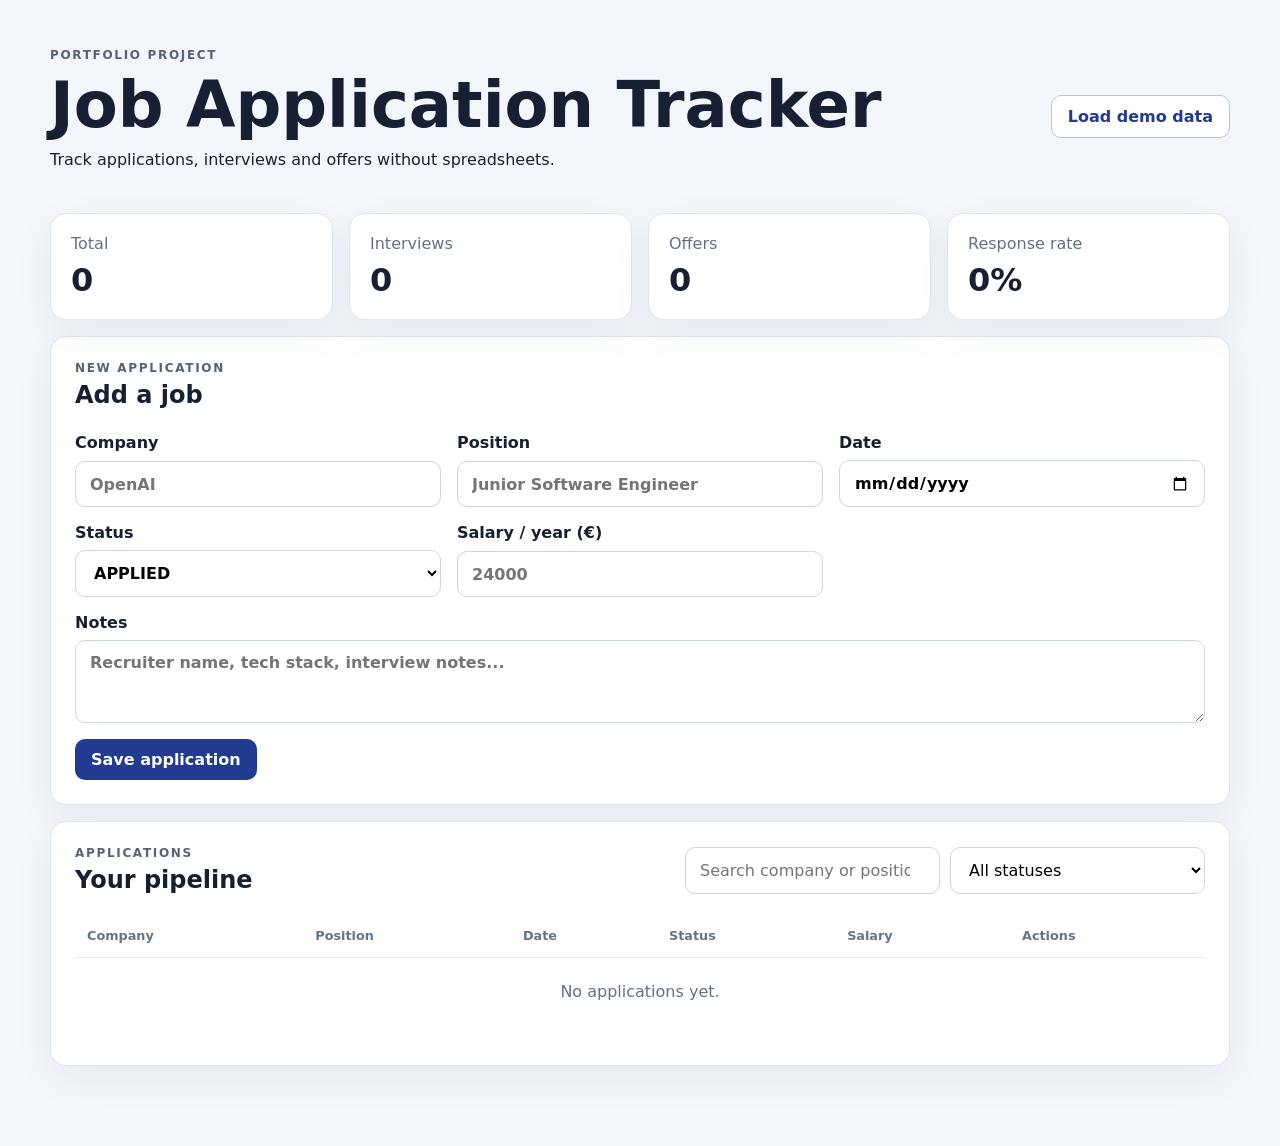
<file: web-local/index.html>
<!DOCTYPE html>
<html lang="en">
<head>
  <meta charset="UTF-8">
  <meta name="viewport" content="width=device-width, initial-scale=1.0">
  <title>Job Application Tracker</title>
  <link rel="stylesheet" href="styles.css">
</head>
<body>
  <main class="container">
    <header class="hero">
      <div>
        <p class="eyebrow">PORTFOLIO PROJECT</p>
        <h1>Job Application Tracker</h1>
        <p>Track applications, interviews and offers without spreadsheets.</p>
      </div>
      <button id="seedButton" class="secondary-button" type="button">Load demo data</button>
    </header>

    <section class="stats-grid" aria-label="Application statistics">
      <article class="stat-card"><span>Total</span><strong id="totalStat">0</strong></article>
      <article class="stat-card"><span>Interviews</span><strong id="interviewStat">0</strong></article>
      <article class="stat-card"><span>Offers</span><strong id="offerStat">0</strong></article>
      <article class="stat-card"><span>Response rate</span><strong id="responseRateStat">0%</strong></article>
    </section>

    <section class="panel">
      <div class="panel-heading">
        <div>
          <p class="eyebrow">NEW APPLICATION</p>
          <h2>Add a job</h2>
        </div>
        <p id="message" class="message" aria-live="polite"></p>
      </div>

      <form id="applicationForm" class="form-grid">
        <label>
          Company
          <input id="company" name="company" required placeholder="OpenAI">
        </label>

        <label>
          Position
          <input id="position" name="position" required placeholder="Junior Software Engineer">
        </label>

        <label>
          Date
          <input id="date" name="date" type="date" required>
        </label>

        <label>
          Status
          <select id="status" name="status">
            <option>SAVED</option>
            <option selected>APPLIED</option>
            <option>INTERVIEW</option>
            <option>TECHNICAL</option>
            <option>OFFER</option>
            <option>REJECTED</option>
          </select>
        </label>

        <label>
          Salary / year (€)
          <input id="salary" name="salary" type="number" min="0" step="500" placeholder="24000">
        </label>

        <label class="full-width">
          Notes
          <textarea id="notes" name="notes" rows="3" placeholder="Recruiter name, tech stack, interview notes..."></textarea>
        </label>

        <div class="full-width actions">
          <button type="submit">Save application</button>
          <button id="cancelEditButton" class="secondary-button hidden" type="button">Cancel edit</button>
        </div>
      </form>
    </section>

    <section class="panel">
      <div class="toolbar">
        <div>
          <p class="eyebrow">APPLICATIONS</p>
          <h2>Your pipeline</h2>
        </div>
        <div class="filters">
          <input id="searchInput" type="search" placeholder="Search company or position">
          <select id="statusFilter">
            <option value="ALL">All statuses</option>
            <option>SAVED</option>
            <option>APPLIED</option>
            <option>INTERVIEW</option>
            <option>TECHNICAL</option>
            <option>OFFER</option>
            <option>REJECTED</option>
          </select>
        </div>
      </div>

      <div class="table-wrapper">
        <table>
          <thead>
            <tr>
              <th>Company</th>
              <th>Position</th>
              <th>Date</th>
              <th>Status</th>
              <th>Salary</th>
              <th>Actions</th>
            </tr>
          </thead>
          <tbody id="applicationsBody"></tbody>
        </table>
        <p id="emptyState" class="empty-state">No applications yet.</p>
      </div>
    </section>
  </main>

  <script src="app.js"></script>
</body>
</html>
</file>
<file: web-local/styles.css>
:root {
  font-family: Inter, system-ui, -apple-system, BlinkMacSystemFont, "Segoe UI", sans-serif;
  color: #172033;
  background: #f3f6fb;
}

* { box-sizing: border-box; }

body { margin: 0; }

button, input, select, textarea { font: inherit; }

.container {
  width: min(1180px, calc(100% - 32px));
  margin: 0 auto;
  padding: 48px 0 80px;
}

.hero, .panel-heading, .toolbar {
  display: flex;
  justify-content: space-between;
  gap: 24px;
  align-items: center;
}

.hero { margin-bottom: 28px; }

h1, h2, p { margin-top: 0; }
h1 { margin-bottom: 8px; font-size: clamp(2rem, 5vw, 4rem); }
h2 { margin-bottom: 0; }

.eyebrow {
  margin-bottom: 6px;
  font-size: 0.75rem;
  font-weight: 800;
  letter-spacing: 0.14em;
  color: #56627a;
}

.stats-grid {
  display: grid;
  grid-template-columns: repeat(4, 1fr);
  gap: 16px;
  margin-bottom: 16px;
}

.stat-card, .panel {
  background: white;
  border: 1px solid #dfe5ef;
  border-radius: 16px;
  box-shadow: 0 12px 40px rgba(36, 50, 77, 0.06);
}

.stat-card { padding: 20px; }
.stat-card span { display: block; color: #667085; margin-bottom: 8px; }
.stat-card strong { font-size: 2rem; }

.panel {
  padding: 24px;
  margin-top: 16px;
}

.form-grid {
  margin-top: 24px;
  display: grid;
  grid-template-columns: repeat(3, 1fr);
  gap: 16px;
}

label {
  display: grid;
  gap: 8px;
  font-weight: 700;
}

input, select, textarea {
  width: 100%;
  padding: 12px 14px;
  border: 1px solid #cdd5df;
  border-radius: 10px;
  background: white;
}

input:focus, select:focus, textarea:focus {
  outline: 3px solid rgba(47, 91, 255, 0.12);
  border-color: #2f5bff;
}

.full-width { grid-column: 1 / -1; }
.actions { display: flex; flex-direction: row; gap: 10px; }

button {
  border: 0;
  border-radius: 10px;
  padding: 11px 16px;
  font-weight: 800;
  cursor: pointer;
  background: #203b8f;
  color: white;
}

.secondary-button {
  background: white;
  color: #203b8f;
  border: 1px solid #b8c4e6;
}

.danger-button { background: #a92d3a; }

.message { margin: 0; min-height: 24px; color: #245c32; font-weight: 700; }

.filters { display: flex; gap: 10px; min-width: min(100%, 520px); }

.table-wrapper { margin-top: 20px; overflow-x: auto; }
table { width: 100%; border-collapse: collapse; }
th, td { padding: 14px 12px; text-align: left; border-bottom: 1px solid #e7ebf1; }
th { font-size: 0.8rem; color: #64748b; }

.badge {
  display: inline-flex;
  padding: 5px 9px;
  border-radius: 999px;
  background: #edf2ff;
  font-size: 0.75rem;
  font-weight: 800;
}

.row-actions { display: flex; gap: 8px; }
.row-actions button { padding: 7px 10px; font-size: 0.8rem; }
.empty-state { text-align: center; color: #667085; padding: 24px; }
.hidden { display: none !important; }

@media (max-width: 800px) {
  .stats-grid, .form-grid { grid-template-columns: 1fr 1fr; }
  .hero, .toolbar { align-items: stretch; flex-direction: column; }
  .filters { min-width: 0; width: 100%; }
}

@media (max-width: 560px) {
  .stats-grid, .form-grid { grid-template-columns: 1fr; }
  .filters { flex-direction: column; }
}
</file>
